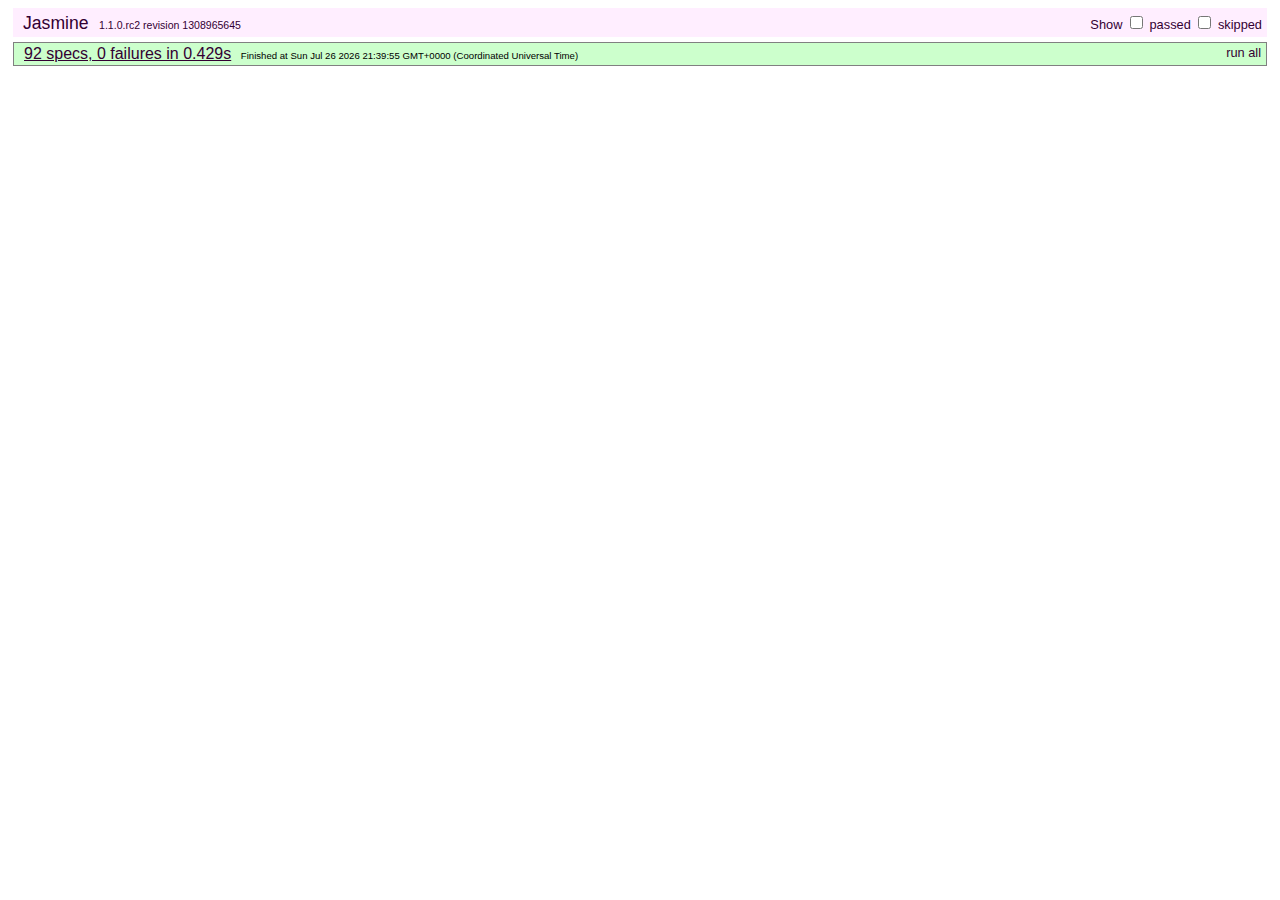
<file: slides/test/index.html>
<!DOCTYPE HTML PUBLIC "-//W3C//DTD HTML 4.01 Transitional//EN"
  "http://www.w3.org/TR/html4/loose.dtd">
<html>
<head>
	<title>deck.js - Jasmine Test Runner</title>
	<link rel="stylesheet" type="text/css" href="lib/jasmine.css">
	<script type="text/javascript" src="../modernizr.custom.js"></script>
	<script type="text/javascript" src="lib/jasmine.js"></script>
	<script type="text/javascript" src="lib/jasmine-html.js"></script>
	<script src="../jquery-1.7.min.js"></script>
	<script type="text/javascript" src="lib/jasmine-jquery.js"></script>

	<!-- include source files here... -->
	<script type="text/javascript" src="../core/deck.core.js"></script>
	<script type="text/javascript" src="../extensions/hash/deck.hash.js"></script>
	<script type="text/javascript" src="../extensions/menu/deck.menu.js"></script>
	<script type="text/javascript" src="../extensions/goto/deck.goto.js"></script>
	<script type="text/javascript" src="../extensions/status/deck.status.js"></script>
	<script type="text/javascript" src="../extensions/navigation/deck.navigation.js"></script>
	<script type="text/javascript" src="../extensions/scale/deck.scale.js"></script>

	<!-- include spec files here... -->
	<script type="text/javascript" src="settings.js"></script>
	<script type="text/javascript" src="spec.core.js"></script>
	<script type="text/javascript" src="spec.menu.js"></script>
	<script type="text/javascript" src="spec.goto.js"></script>
	<script type="text/javascript" src="spec.navigation.js"></script>
	<script type="text/javascript" src="spec.hash.js"></script>
	<script type="text/javascript" src="spec.status.js"></script>
	<script type="text/javascript" src="spec.scale.js"></script>
</head>

<body>
<script type="text/javascript">
	jasmine.getEnv().addReporter(new jasmine.TrivialReporter());
	jasmine.getEnv().execute();
</script>
</body>
</html>
</file>
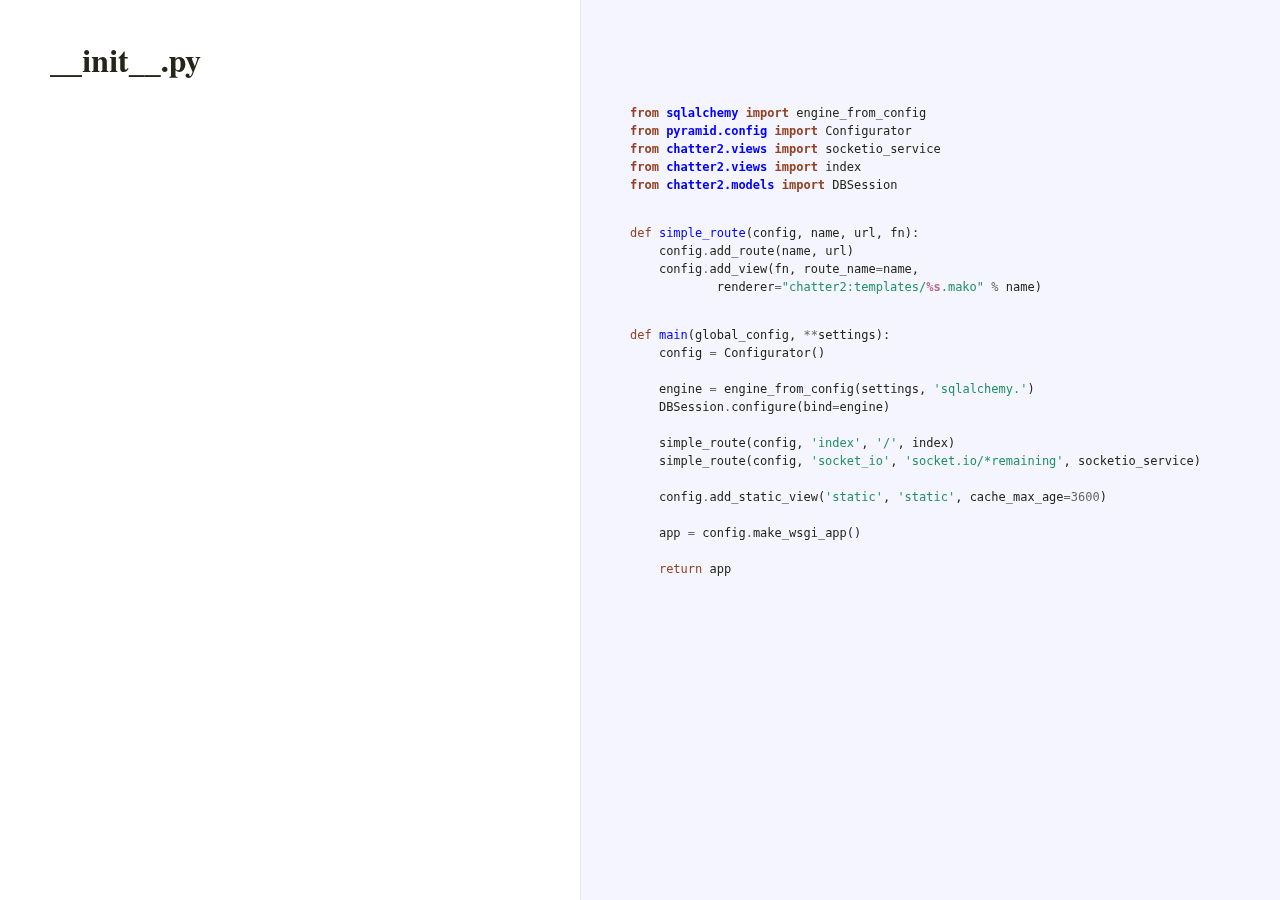
<file: chatter2/docs/__init__.html>
<!DOCTYPE html>
<html>
<head>
  <meta http-equiv="content-type" content="text/html;charset=utf-8">
  <title>__init__.py</title>
  <link rel="stylesheet" href="pycco.css">
</head>
<body>
<div id="background"></div>
<div id='container'>
  
  <div class='section'>
    <div class='docs'><h1>__init__.py</h1></div>
  </div>
  <div class='clearall'>
  <div class='section' id='section-0'>
    <div class='docs'>
      <div class='octowrap'>
        <a class='octothorpe' href='#section-0'>#</a>
      </div>
      
    </div>
    <div class='code'>
      <div class="highlight"><pre><span class="kn">from</span> <span class="nn">sqlalchemy</span> <span class="kn">import</span> <span class="n">engine_from_config</span>
<span class="kn">from</span> <span class="nn">pyramid.config</span> <span class="kn">import</span> <span class="n">Configurator</span>
<span class="kn">from</span> <span class="nn">chatter2.views</span> <span class="kn">import</span> <span class="n">socketio_service</span>
<span class="kn">from</span> <span class="nn">chatter2.views</span> <span class="kn">import</span> <span class="n">index</span>
<span class="kn">from</span> <span class="nn">chatter2.models</span> <span class="kn">import</span> <span class="n">DBSession</span></pre></div>
    </div>
  </div>
  <div class='clearall'></div><div class='section' id='section-1'>
    <div class='docs'>
      <div class='octowrap'>
        <a class='octothorpe' href='#section-1'>#</a>
      </div>
      
    </div>
    <div class='code'>
      <div class="highlight"><pre><span class="k">def</span> <span class="nf">simple_route</span><span class="p">(</span><span class="n">config</span><span class="p">,</span> <span class="n">name</span><span class="p">,</span> <span class="n">url</span><span class="p">,</span> <span class="n">fn</span><span class="p">):</span>
    <span class="n">config</span><span class="o">.</span><span class="n">add_route</span><span class="p">(</span><span class="n">name</span><span class="p">,</span> <span class="n">url</span><span class="p">)</span>
    <span class="n">config</span><span class="o">.</span><span class="n">add_view</span><span class="p">(</span><span class="n">fn</span><span class="p">,</span> <span class="n">route_name</span><span class="o">=</span><span class="n">name</span><span class="p">,</span>
            <span class="n">renderer</span><span class="o">=</span><span class="s">&quot;chatter2:templates/</span><span class="si">%s</span><span class="s">.mako&quot;</span> <span class="o">%</span> <span class="n">name</span><span class="p">)</span></pre></div>
    </div>
  </div>
  <div class='clearall'></div><div class='section' id='section-2'>
    <div class='docs'>
      <div class='octowrap'>
        <a class='octothorpe' href='#section-2'>#</a>
      </div>
      
    </div>
    <div class='code'>
      <div class="highlight"><pre><span class="k">def</span> <span class="nf">main</span><span class="p">(</span><span class="n">global_config</span><span class="p">,</span> <span class="o">**</span><span class="n">settings</span><span class="p">):</span>
    <span class="n">config</span> <span class="o">=</span> <span class="n">Configurator</span><span class="p">()</span>

    <span class="n">engine</span> <span class="o">=</span> <span class="n">engine_from_config</span><span class="p">(</span><span class="n">settings</span><span class="p">,</span> <span class="s">&#39;sqlalchemy.&#39;</span><span class="p">)</span>
    <span class="n">DBSession</span><span class="o">.</span><span class="n">configure</span><span class="p">(</span><span class="n">bind</span><span class="o">=</span><span class="n">engine</span><span class="p">)</span>

    <span class="n">simple_route</span><span class="p">(</span><span class="n">config</span><span class="p">,</span> <span class="s">&#39;index&#39;</span><span class="p">,</span> <span class="s">&#39;/&#39;</span><span class="p">,</span> <span class="n">index</span><span class="p">)</span>
    <span class="n">simple_route</span><span class="p">(</span><span class="n">config</span><span class="p">,</span> <span class="s">&#39;socket_io&#39;</span><span class="p">,</span> <span class="s">&#39;socket.io/*remaining&#39;</span><span class="p">,</span> <span class="n">socketio_service</span><span class="p">)</span>

    <span class="n">config</span><span class="o">.</span><span class="n">add_static_view</span><span class="p">(</span><span class="s">&#39;static&#39;</span><span class="p">,</span> <span class="s">&#39;static&#39;</span><span class="p">,</span> <span class="n">cache_max_age</span><span class="o">=</span><span class="mi">3600</span><span class="p">)</span>

    <span class="n">app</span> <span class="o">=</span> <span class="n">config</span><span class="o">.</span><span class="n">make_wsgi_app</span><span class="p">()</span>

    <span class="k">return</span> <span class="n">app</span>

</pre></div>
    </div>
  </div>
  <div class='clearall'></div>
</div>
</body>
</file>
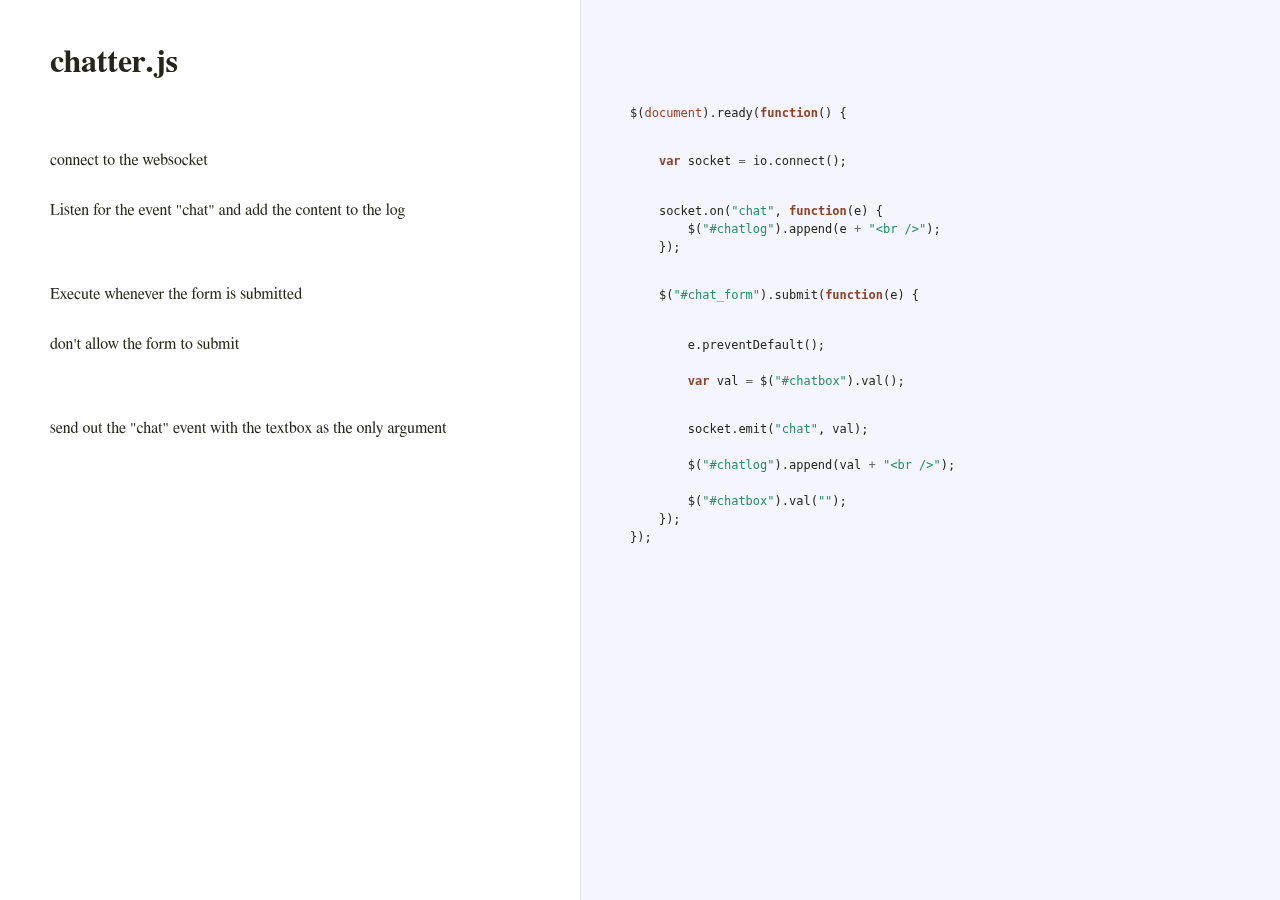
<file: chatter2/docs/chatter.html>
<!DOCTYPE html>
<html>
<head>
  <meta http-equiv="content-type" content="text/html;charset=utf-8">
  <title>chatter.js</title>
  <link rel="stylesheet" href="pycco.css">
</head>
<body>
<div id="background"></div>
<div id='container'>
  
  <div class='section'>
    <div class='docs'><h1>chatter.js</h1></div>
  </div>
  <div class='clearall'>
  <div class='section' id='section-0'>
    <div class='docs'>
      <div class='octowrap'>
        <a class='octothorpe' href='#section-0'>#</a>
      </div>
      
    </div>
    <div class='code'>
      <div class="highlight"><pre><span class="nx">$</span><span class="p">(</span><span class="nb">document</span><span class="p">).</span><span class="nx">ready</span><span class="p">(</span><span class="kd">function</span><span class="p">()</span> <span class="p">{</span></pre></div>
    </div>
  </div>
  <div class='clearall'></div><div class='section' id='section-1'>
    <div class='docs'>
      <div class='octowrap'>
        <a class='octothorpe' href='#section-1'>#</a>
      </div>
      <p>connect to the websocket</p>
    </div>
    <div class='code'>
      <div class="highlight"><pre>    <span class="kd">var</span> <span class="nx">socket</span> <span class="o">=</span> <span class="nx">io</span><span class="p">.</span><span class="nx">connect</span><span class="p">();</span></pre></div>
    </div>
  </div>
  <div class='clearall'></div><div class='section' id='section-2'>
    <div class='docs'>
      <div class='octowrap'>
        <a class='octothorpe' href='#section-2'>#</a>
      </div>
      <p>Listen for the event "chat" and add the content to the log</p>
    </div>
    <div class='code'>
      <div class="highlight"><pre>    <span class="nx">socket</span><span class="p">.</span><span class="nx">on</span><span class="p">(</span><span class="s2">&quot;chat&quot;</span><span class="p">,</span> <span class="kd">function</span><span class="p">(</span><span class="nx">e</span><span class="p">)</span> <span class="p">{</span>
        <span class="nx">$</span><span class="p">(</span><span class="s2">&quot;#chatlog&quot;</span><span class="p">).</span><span class="nx">append</span><span class="p">(</span><span class="nx">e</span> <span class="o">+</span> <span class="s2">&quot;&lt;br /&gt;&quot;</span><span class="p">);</span>
    <span class="p">});</span></pre></div>
    </div>
  </div>
  <div class='clearall'></div><div class='section' id='section-3'>
    <div class='docs'>
      <div class='octowrap'>
        <a class='octothorpe' href='#section-3'>#</a>
      </div>
      <p>Execute whenever the form is submitted</p>
    </div>
    <div class='code'>
      <div class="highlight"><pre>    <span class="nx">$</span><span class="p">(</span><span class="s2">&quot;#chat_form&quot;</span><span class="p">).</span><span class="nx">submit</span><span class="p">(</span><span class="kd">function</span><span class="p">(</span><span class="nx">e</span><span class="p">)</span> <span class="p">{</span></pre></div>
    </div>
  </div>
  <div class='clearall'></div><div class='section' id='section-4'>
    <div class='docs'>
      <div class='octowrap'>
        <a class='octothorpe' href='#section-4'>#</a>
      </div>
      <p>don't allow the form to submit</p>
    </div>
    <div class='code'>
      <div class="highlight"><pre>        <span class="nx">e</span><span class="p">.</span><span class="nx">preventDefault</span><span class="p">();</span>

        <span class="kd">var</span> <span class="nx">val</span> <span class="o">=</span> <span class="nx">$</span><span class="p">(</span><span class="s2">&quot;#chatbox&quot;</span><span class="p">).</span><span class="nx">val</span><span class="p">();</span></pre></div>
    </div>
  </div>
  <div class='clearall'></div><div class='section' id='section-5'>
    <div class='docs'>
      <div class='octowrap'>
        <a class='octothorpe' href='#section-5'>#</a>
      </div>
      <p>send out the "chat" event with the textbox as the only argument</p>
    </div>
    <div class='code'>
      <div class="highlight"><pre>        <span class="nx">socket</span><span class="p">.</span><span class="nx">emit</span><span class="p">(</span><span class="s2">&quot;chat&quot;</span><span class="p">,</span> <span class="nx">val</span><span class="p">);</span>

        <span class="nx">$</span><span class="p">(</span><span class="s2">&quot;#chatlog&quot;</span><span class="p">).</span><span class="nx">append</span><span class="p">(</span><span class="nx">val</span> <span class="o">+</span> <span class="s2">&quot;&lt;br /&gt;&quot;</span><span class="p">);</span>

        <span class="nx">$</span><span class="p">(</span><span class="s2">&quot;#chatbox&quot;</span><span class="p">).</span><span class="nx">val</span><span class="p">(</span><span class="s2">&quot;&quot;</span><span class="p">);</span>
    <span class="p">});</span>
<span class="p">});</span>

</pre></div>
    </div>
  </div>
  <div class='clearall'></div>
</div>
</body>
</file>
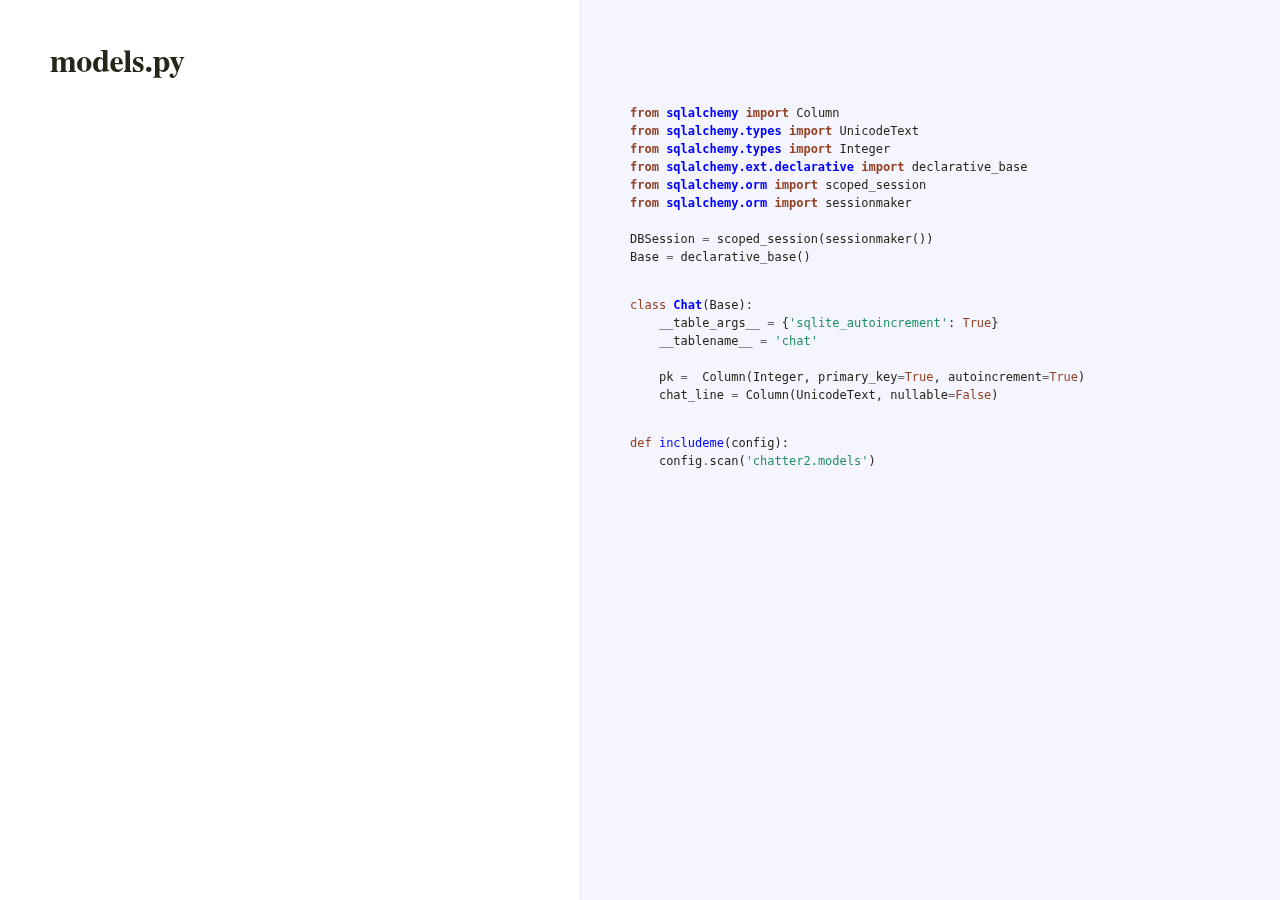
<file: chatter2/docs/models.html>
<!DOCTYPE html>
<html>
<head>
  <meta http-equiv="content-type" content="text/html;charset=utf-8">
  <title>models.py</title>
  <link rel="stylesheet" href="pycco.css">
</head>
<body>
<div id="background"></div>
<div id='container'>
  
  <div class='section'>
    <div class='docs'><h1>models.py</h1></div>
  </div>
  <div class='clearall'>
  <div class='section' id='section-0'>
    <div class='docs'>
      <div class='octowrap'>
        <a class='octothorpe' href='#section-0'>#</a>
      </div>
      
    </div>
    <div class='code'>
      <div class="highlight"><pre><span class="kn">from</span> <span class="nn">sqlalchemy</span> <span class="kn">import</span> <span class="n">Column</span>
<span class="kn">from</span> <span class="nn">sqlalchemy.types</span> <span class="kn">import</span> <span class="n">UnicodeText</span>
<span class="kn">from</span> <span class="nn">sqlalchemy.types</span> <span class="kn">import</span> <span class="n">Integer</span>
<span class="kn">from</span> <span class="nn">sqlalchemy.ext.declarative</span> <span class="kn">import</span> <span class="n">declarative_base</span>
<span class="kn">from</span> <span class="nn">sqlalchemy.orm</span> <span class="kn">import</span> <span class="n">scoped_session</span>
<span class="kn">from</span> <span class="nn">sqlalchemy.orm</span> <span class="kn">import</span> <span class="n">sessionmaker</span>

<span class="n">DBSession</span> <span class="o">=</span> <span class="n">scoped_session</span><span class="p">(</span><span class="n">sessionmaker</span><span class="p">())</span>
<span class="n">Base</span> <span class="o">=</span> <span class="n">declarative_base</span><span class="p">()</span></pre></div>
    </div>
  </div>
  <div class='clearall'></div><div class='section' id='section-1'>
    <div class='docs'>
      <div class='octowrap'>
        <a class='octothorpe' href='#section-1'>#</a>
      </div>
      
    </div>
    <div class='code'>
      <div class="highlight"><pre><span class="k">class</span> <span class="nc">Chat</span><span class="p">(</span><span class="n">Base</span><span class="p">):</span>
    <span class="n">__table_args__</span> <span class="o">=</span> <span class="p">{</span><span class="s">&#39;sqlite_autoincrement&#39;</span><span class="p">:</span> <span class="bp">True</span><span class="p">}</span>
    <span class="n">__tablename__</span> <span class="o">=</span> <span class="s">&#39;chat&#39;</span>

    <span class="n">pk</span> <span class="o">=</span>  <span class="n">Column</span><span class="p">(</span><span class="n">Integer</span><span class="p">,</span> <span class="n">primary_key</span><span class="o">=</span><span class="bp">True</span><span class="p">,</span> <span class="n">autoincrement</span><span class="o">=</span><span class="bp">True</span><span class="p">)</span>
    <span class="n">chat_line</span> <span class="o">=</span> <span class="n">Column</span><span class="p">(</span><span class="n">UnicodeText</span><span class="p">,</span> <span class="n">nullable</span><span class="o">=</span><span class="bp">False</span><span class="p">)</span></pre></div>
    </div>
  </div>
  <div class='clearall'></div><div class='section' id='section-2'>
    <div class='docs'>
      <div class='octowrap'>
        <a class='octothorpe' href='#section-2'>#</a>
      </div>
      
    </div>
    <div class='code'>
      <div class="highlight"><pre><span class="k">def</span> <span class="nf">includeme</span><span class="p">(</span><span class="n">config</span><span class="p">):</span>
    <span class="n">config</span><span class="o">.</span><span class="n">scan</span><span class="p">(</span><span class="s">&#39;chatter2.models&#39;</span><span class="p">)</span>

</pre></div>
    </div>
  </div>
  <div class='clearall'></div>
</div>
</body>
</file>
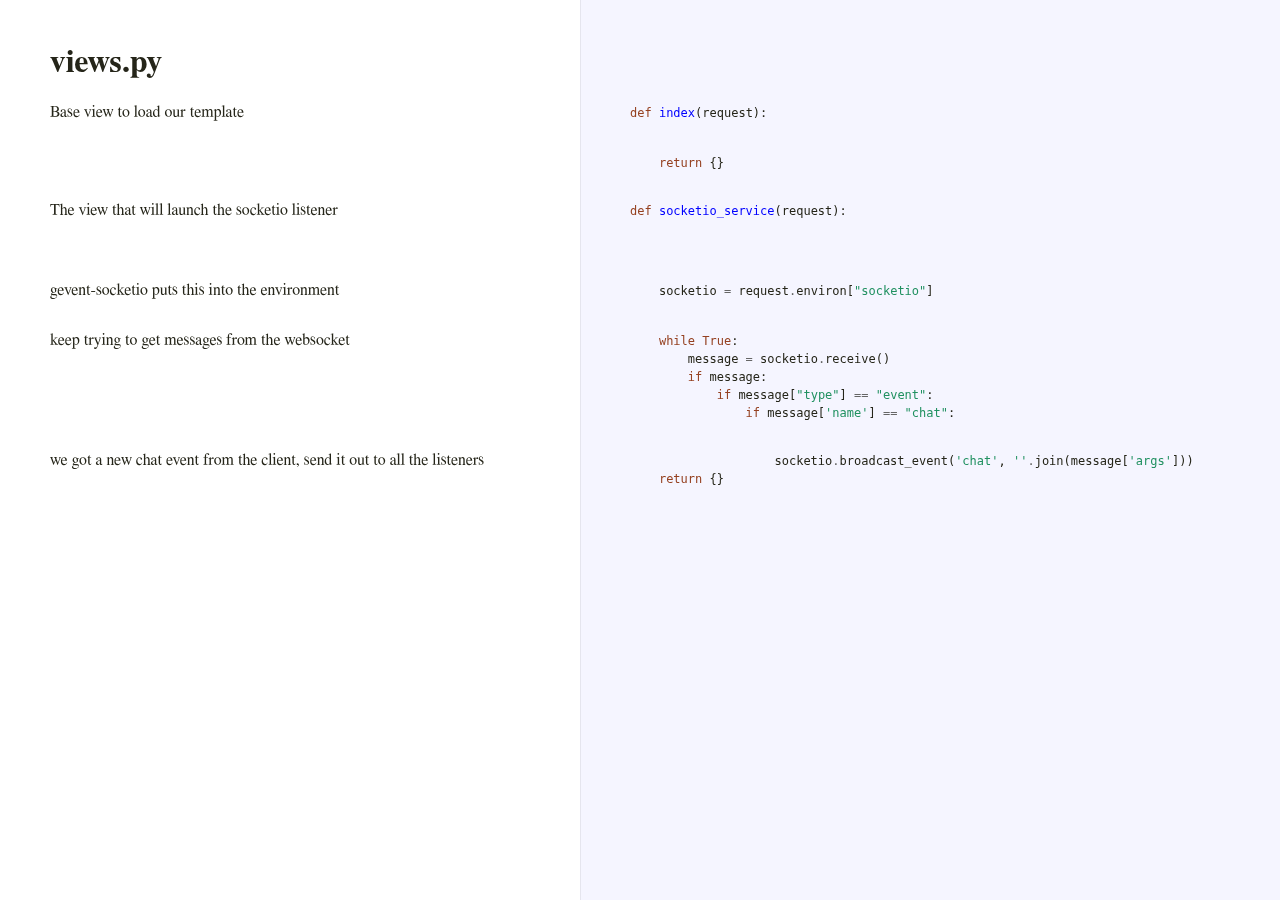
<file: chatter2/docs/views.html>
<!DOCTYPE html>
<html>
<head>
  <meta http-equiv="content-type" content="text/html;charset=utf-8">
  <title>views.py</title>
  <link rel="stylesheet" href="pycco.css">
</head>
<body>
<div id="background"></div>
<div id='container'>
  
  <div class='section'>
    <div class='docs'><h1>views.py</h1></div>
  </div>
  <div class='clearall'>
  <div class='section' id='section-0'>
    <div class='docs'>
      <div class='octowrap'>
        <a class='octothorpe' href='#section-0'>#</a>
      </div>
      <p>Base view to load our template</p>
    </div>
    <div class='code'>
      <div class="highlight"><pre><span class="k">def</span> <span class="nf">index</span><span class="p">(</span><span class="n">request</span><span class="p">):</span></pre></div>
    </div>
  </div>
  <div class='clearall'></div><div class='section' id='section-1'>
    <div class='docs'>
      <div class='octowrap'>
        <a class='octothorpe' href='#section-1'>#</a>
      </div>
      
    </div>
    <div class='code'>
      <div class="highlight"><pre>    <span class="k">return</span> <span class="p">{}</span></pre></div>
    </div>
  </div>
  <div class='clearall'></div><div class='section' id='section-2'>
    <div class='docs'>
      <div class='octowrap'>
        <a class='octothorpe' href='#section-2'>#</a>
      </div>
      <p>The view that will launch the socketio listener</p>
    </div>
    <div class='code'>
      <div class="highlight"><pre><span class="k">def</span> <span class="nf">socketio_service</span><span class="p">(</span><span class="n">request</span><span class="p">):</span></pre></div>
    </div>
  </div>
  <div class='clearall'></div><div class='section' id='section-3'>
    <div class='docs'>
      <div class='octowrap'>
        <a class='octothorpe' href='#section-3'>#</a>
      </div>
      
    </div>
    <div class='code'>
      <div class="highlight"><pre></pre></div>
    </div>
  </div>
  <div class='clearall'></div><div class='section' id='section-4'>
    <div class='docs'>
      <div class='octowrap'>
        <a class='octothorpe' href='#section-4'>#</a>
      </div>
      <p>gevent-socketio puts this into the environment</p>
    </div>
    <div class='code'>
      <div class="highlight"><pre>    <span class="n">socketio</span> <span class="o">=</span> <span class="n">request</span><span class="o">.</span><span class="n">environ</span><span class="p">[</span><span class="s">&quot;socketio&quot;</span><span class="p">]</span></pre></div>
    </div>
  </div>
  <div class='clearall'></div><div class='section' id='section-5'>
    <div class='docs'>
      <div class='octowrap'>
        <a class='octothorpe' href='#section-5'>#</a>
      </div>
      <p>keep trying to get messages from the websocket</p>
    </div>
    <div class='code'>
      <div class="highlight"><pre>    <span class="k">while</span> <span class="bp">True</span><span class="p">:</span>
        <span class="n">message</span> <span class="o">=</span> <span class="n">socketio</span><span class="o">.</span><span class="n">receive</span><span class="p">()</span>
        <span class="k">if</span> <span class="n">message</span><span class="p">:</span>
            <span class="k">if</span> <span class="n">message</span><span class="p">[</span><span class="s">&quot;type&quot;</span><span class="p">]</span> <span class="o">==</span> <span class="s">&quot;event&quot;</span><span class="p">:</span>
                <span class="k">if</span> <span class="n">message</span><span class="p">[</span><span class="s">&#39;name&#39;</span><span class="p">]</span> <span class="o">==</span> <span class="s">&quot;chat&quot;</span><span class="p">:</span></pre></div>
    </div>
  </div>
  <div class='clearall'></div><div class='section' id='section-6'>
    <div class='docs'>
      <div class='octowrap'>
        <a class='octothorpe' href='#section-6'>#</a>
      </div>
      <p>we got a new chat event from the client, send it out to
all the listeners</p>
    </div>
    <div class='code'>
      <div class="highlight"><pre>                    <span class="n">socketio</span><span class="o">.</span><span class="n">broadcast_event</span><span class="p">(</span><span class="s">&#39;chat&#39;</span><span class="p">,</span> <span class="s">&#39;&#39;</span><span class="o">.</span><span class="n">join</span><span class="p">(</span><span class="n">message</span><span class="p">[</span><span class="s">&#39;args&#39;</span><span class="p">]))</span>
    <span class="k">return</span> <span class="p">{}</span>

</pre></div>
    </div>
  </div>
  <div class='clearall'></div>
</div>
</body>
</file>
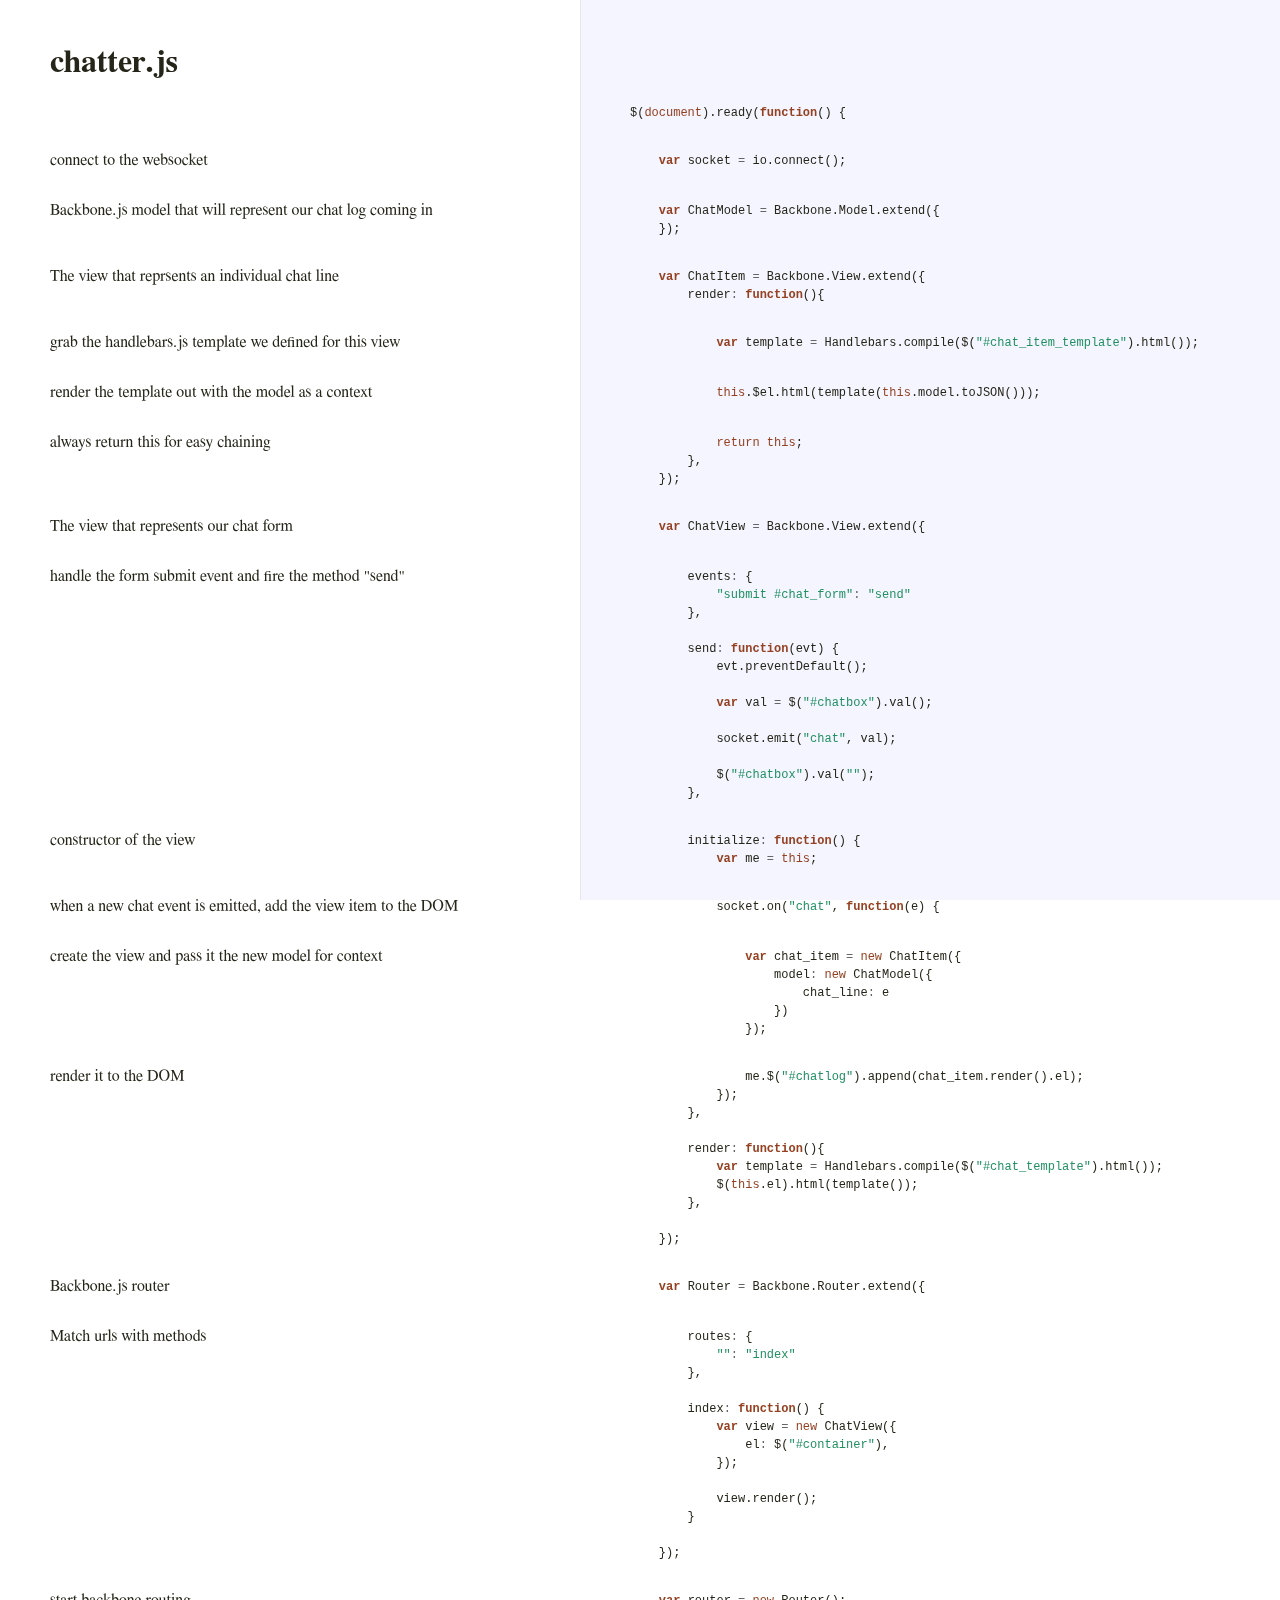
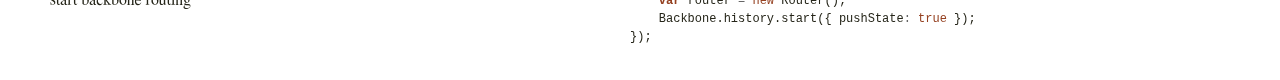
<file: chatter3/docs/chatter.html>
<!DOCTYPE html>
<html>
<head>
  <meta http-equiv="content-type" content="text/html;charset=utf-8">
  <title>chatter.js</title>
  <link rel="stylesheet" href="pycco.css">
</head>
<body>
<div id="background"></div>
<div id='container'>
  
  <div class='section'>
    <div class='docs'><h1>chatter.js</h1></div>
  </div>
  <div class='clearall'>
  <div class='section' id='section-0'>
    <div class='docs'>
      <div class='octowrap'>
        <a class='octothorpe' href='#section-0'>#</a>
      </div>
      
    </div>
    <div class='code'>
      <div class="highlight"><pre><span class="nx">$</span><span class="p">(</span><span class="nb">document</span><span class="p">).</span><span class="nx">ready</span><span class="p">(</span><span class="kd">function</span><span class="p">()</span> <span class="p">{</span></pre></div>
    </div>
  </div>
  <div class='clearall'></div><div class='section' id='section-1'>
    <div class='docs'>
      <div class='octowrap'>
        <a class='octothorpe' href='#section-1'>#</a>
      </div>
      <p>connect to the websocket</p>
    </div>
    <div class='code'>
      <div class="highlight"><pre>    <span class="kd">var</span> <span class="nx">socket</span> <span class="o">=</span> <span class="nx">io</span><span class="p">.</span><span class="nx">connect</span><span class="p">();</span></pre></div>
    </div>
  </div>
  <div class='clearall'></div><div class='section' id='section-2'>
    <div class='docs'>
      <div class='octowrap'>
        <a class='octothorpe' href='#section-2'>#</a>
      </div>
      <p>Backbone.js model that will represent our chat log coming in</p>
    </div>
    <div class='code'>
      <div class="highlight"><pre>    <span class="kd">var</span> <span class="nx">ChatModel</span> <span class="o">=</span> <span class="nx">Backbone</span><span class="p">.</span><span class="nx">Model</span><span class="p">.</span><span class="nx">extend</span><span class="p">({</span>
    <span class="p">});</span></pre></div>
    </div>
  </div>
  <div class='clearall'></div><div class='section' id='section-3'>
    <div class='docs'>
      <div class='octowrap'>
        <a class='octothorpe' href='#section-3'>#</a>
      </div>
      <p>The view that reprsents an individual chat line</p>
    </div>
    <div class='code'>
      <div class="highlight"><pre>    <span class="kd">var</span> <span class="nx">ChatItem</span> <span class="o">=</span> <span class="nx">Backbone</span><span class="p">.</span><span class="nx">View</span><span class="p">.</span><span class="nx">extend</span><span class="p">({</span>
        <span class="nx">render</span><span class="o">:</span> <span class="kd">function</span><span class="p">(){</span></pre></div>
    </div>
  </div>
  <div class='clearall'></div><div class='section' id='section-4'>
    <div class='docs'>
      <div class='octowrap'>
        <a class='octothorpe' href='#section-4'>#</a>
      </div>
      <p>grab the handlebars.js template we defined for this view</p>
    </div>
    <div class='code'>
      <div class="highlight"><pre>            <span class="kd">var</span> <span class="nx">template</span> <span class="o">=</span> <span class="nx">Handlebars</span><span class="p">.</span><span class="nx">compile</span><span class="p">(</span><span class="nx">$</span><span class="p">(</span><span class="s2">&quot;#chat_item_template&quot;</span><span class="p">).</span><span class="nx">html</span><span class="p">());</span></pre></div>
    </div>
  </div>
  <div class='clearall'></div><div class='section' id='section-5'>
    <div class='docs'>
      <div class='octowrap'>
        <a class='octothorpe' href='#section-5'>#</a>
      </div>
      <p>render the template out with the model as a context</p>
    </div>
    <div class='code'>
      <div class="highlight"><pre>            <span class="k">this</span><span class="p">.</span><span class="nx">$el</span><span class="p">.</span><span class="nx">html</span><span class="p">(</span><span class="nx">template</span><span class="p">(</span><span class="k">this</span><span class="p">.</span><span class="nx">model</span><span class="p">.</span><span class="nx">toJSON</span><span class="p">()));</span></pre></div>
    </div>
  </div>
  <div class='clearall'></div><div class='section' id='section-6'>
    <div class='docs'>
      <div class='octowrap'>
        <a class='octothorpe' href='#section-6'>#</a>
      </div>
      <p>always return this for easy chaining</p>
    </div>
    <div class='code'>
      <div class="highlight"><pre>            <span class="k">return</span> <span class="k">this</span><span class="p">;</span>
        <span class="p">},</span>
    <span class="p">});</span></pre></div>
    </div>
  </div>
  <div class='clearall'></div><div class='section' id='section-7'>
    <div class='docs'>
      <div class='octowrap'>
        <a class='octothorpe' href='#section-7'>#</a>
      </div>
      <p>The view that represents our chat form</p>
    </div>
    <div class='code'>
      <div class="highlight"><pre>    <span class="kd">var</span> <span class="nx">ChatView</span> <span class="o">=</span> <span class="nx">Backbone</span><span class="p">.</span><span class="nx">View</span><span class="p">.</span><span class="nx">extend</span><span class="p">({</span></pre></div>
    </div>
  </div>
  <div class='clearall'></div><div class='section' id='section-8'>
    <div class='docs'>
      <div class='octowrap'>
        <a class='octothorpe' href='#section-8'>#</a>
      </div>
      <p>handle the form submit event and fire the method "send"</p>
    </div>
    <div class='code'>
      <div class="highlight"><pre>        <span class="nx">events</span><span class="o">:</span> <span class="p">{</span>
            <span class="s2">&quot;submit #chat_form&quot;</span><span class="o">:</span> <span class="s2">&quot;send&quot;</span>
        <span class="p">},</span>

        <span class="nx">send</span><span class="o">:</span> <span class="kd">function</span><span class="p">(</span><span class="nx">evt</span><span class="p">)</span> <span class="p">{</span>
            <span class="nx">evt</span><span class="p">.</span><span class="nx">preventDefault</span><span class="p">();</span>

            <span class="kd">var</span> <span class="nx">val</span> <span class="o">=</span> <span class="nx">$</span><span class="p">(</span><span class="s2">&quot;#chatbox&quot;</span><span class="p">).</span><span class="nx">val</span><span class="p">();</span>

            <span class="nx">socket</span><span class="p">.</span><span class="nx">emit</span><span class="p">(</span><span class="s2">&quot;chat&quot;</span><span class="p">,</span> <span class="nx">val</span><span class="p">);</span>

            <span class="nx">$</span><span class="p">(</span><span class="s2">&quot;#chatbox&quot;</span><span class="p">).</span><span class="nx">val</span><span class="p">(</span><span class="s2">&quot;&quot;</span><span class="p">);</span>
        <span class="p">},</span></pre></div>
    </div>
  </div>
  <div class='clearall'></div><div class='section' id='section-9'>
    <div class='docs'>
      <div class='octowrap'>
        <a class='octothorpe' href='#section-9'>#</a>
      </div>
      <p>constructor of the view</p>
    </div>
    <div class='code'>
      <div class="highlight"><pre>        <span class="nx">initialize</span><span class="o">:</span> <span class="kd">function</span><span class="p">()</span> <span class="p">{</span>
            <span class="kd">var</span> <span class="nx">me</span> <span class="o">=</span> <span class="k">this</span><span class="p">;</span></pre></div>
    </div>
  </div>
  <div class='clearall'></div><div class='section' id='section-10'>
    <div class='docs'>
      <div class='octowrap'>
        <a class='octothorpe' href='#section-10'>#</a>
      </div>
      <p>when a new chat event is emitted, add the view item to the DOM</p>
    </div>
    <div class='code'>
      <div class="highlight"><pre>            <span class="nx">socket</span><span class="p">.</span><span class="nx">on</span><span class="p">(</span><span class="s2">&quot;chat&quot;</span><span class="p">,</span> <span class="kd">function</span><span class="p">(</span><span class="nx">e</span><span class="p">)</span> <span class="p">{</span></pre></div>
    </div>
  </div>
  <div class='clearall'></div><div class='section' id='section-11'>
    <div class='docs'>
      <div class='octowrap'>
        <a class='octothorpe' href='#section-11'>#</a>
      </div>
      <p>create the view and pass it the new model for context</p>
    </div>
    <div class='code'>
      <div class="highlight"><pre>                <span class="kd">var</span> <span class="nx">chat_item</span> <span class="o">=</span> <span class="k">new</span> <span class="nx">ChatItem</span><span class="p">({</span>
                    <span class="nx">model</span><span class="o">:</span> <span class="k">new</span> <span class="nx">ChatModel</span><span class="p">({</span>
                        <span class="nx">chat_line</span><span class="o">:</span> <span class="nx">e</span>
                    <span class="p">})</span>
                <span class="p">});</span></pre></div>
    </div>
  </div>
  <div class='clearall'></div><div class='section' id='section-12'>
    <div class='docs'>
      <div class='octowrap'>
        <a class='octothorpe' href='#section-12'>#</a>
      </div>
      <p>render it to the DOM</p>
    </div>
    <div class='code'>
      <div class="highlight"><pre>                <span class="nx">me</span><span class="p">.</span><span class="nx">$</span><span class="p">(</span><span class="s2">&quot;#chatlog&quot;</span><span class="p">).</span><span class="nx">append</span><span class="p">(</span><span class="nx">chat_item</span><span class="p">.</span><span class="nx">render</span><span class="p">().</span><span class="nx">el</span><span class="p">);</span>
            <span class="p">});</span>
        <span class="p">},</span>

        <span class="nx">render</span><span class="o">:</span> <span class="kd">function</span><span class="p">(){</span>
            <span class="kd">var</span> <span class="nx">template</span> <span class="o">=</span> <span class="nx">Handlebars</span><span class="p">.</span><span class="nx">compile</span><span class="p">(</span><span class="nx">$</span><span class="p">(</span><span class="s2">&quot;#chat_template&quot;</span><span class="p">).</span><span class="nx">html</span><span class="p">());</span>
            <span class="nx">$</span><span class="p">(</span><span class="k">this</span><span class="p">.</span><span class="nx">el</span><span class="p">).</span><span class="nx">html</span><span class="p">(</span><span class="nx">template</span><span class="p">());</span>
        <span class="p">},</span>

    <span class="p">});</span></pre></div>
    </div>
  </div>
  <div class='clearall'></div><div class='section' id='section-13'>
    <div class='docs'>
      <div class='octowrap'>
        <a class='octothorpe' href='#section-13'>#</a>
      </div>
      <p>Backbone.js router</p>
    </div>
    <div class='code'>
      <div class="highlight"><pre>    <span class="kd">var</span> <span class="nx">Router</span> <span class="o">=</span> <span class="nx">Backbone</span><span class="p">.</span><span class="nx">Router</span><span class="p">.</span><span class="nx">extend</span><span class="p">({</span></pre></div>
    </div>
  </div>
  <div class='clearall'></div><div class='section' id='section-14'>
    <div class='docs'>
      <div class='octowrap'>
        <a class='octothorpe' href='#section-14'>#</a>
      </div>
      <p>Match urls with methods</p>
    </div>
    <div class='code'>
      <div class="highlight"><pre>        <span class="nx">routes</span><span class="o">:</span> <span class="p">{</span>
            <span class="s2">&quot;&quot;</span><span class="o">:</span> <span class="s2">&quot;index&quot;</span>
        <span class="p">},</span>

        <span class="nx">index</span><span class="o">:</span> <span class="kd">function</span><span class="p">()</span> <span class="p">{</span>
            <span class="kd">var</span> <span class="nx">view</span> <span class="o">=</span> <span class="k">new</span> <span class="nx">ChatView</span><span class="p">({</span>
                <span class="nx">el</span><span class="o">:</span> <span class="nx">$</span><span class="p">(</span><span class="s2">&quot;#container&quot;</span><span class="p">),</span>
            <span class="p">});</span>

            <span class="nx">view</span><span class="p">.</span><span class="nx">render</span><span class="p">();</span>
        <span class="p">}</span>

    <span class="p">});</span></pre></div>
    </div>
  </div>
  <div class='clearall'></div><div class='section' id='section-15'>
    <div class='docs'>
      <div class='octowrap'>
        <a class='octothorpe' href='#section-15'>#</a>
      </div>
      <p>start backbone routing</p>
    </div>
    <div class='code'>
      <div class="highlight"><pre>    <span class="kd">var</span> <span class="nx">router</span> <span class="o">=</span> <span class="k">new</span> <span class="nx">Router</span><span class="p">();</span>
    <span class="nx">Backbone</span><span class="p">.</span><span class="nx">history</span><span class="p">.</span><span class="nx">start</span><span class="p">({</span> <span class="nx">pushState</span><span class="o">:</span> <span class="kc">true</span> <span class="p">});</span>
<span class="p">});</span>

</pre></div>
    </div>
  </div>
  <div class='clearall'></div>
</div>
</body>
</file>
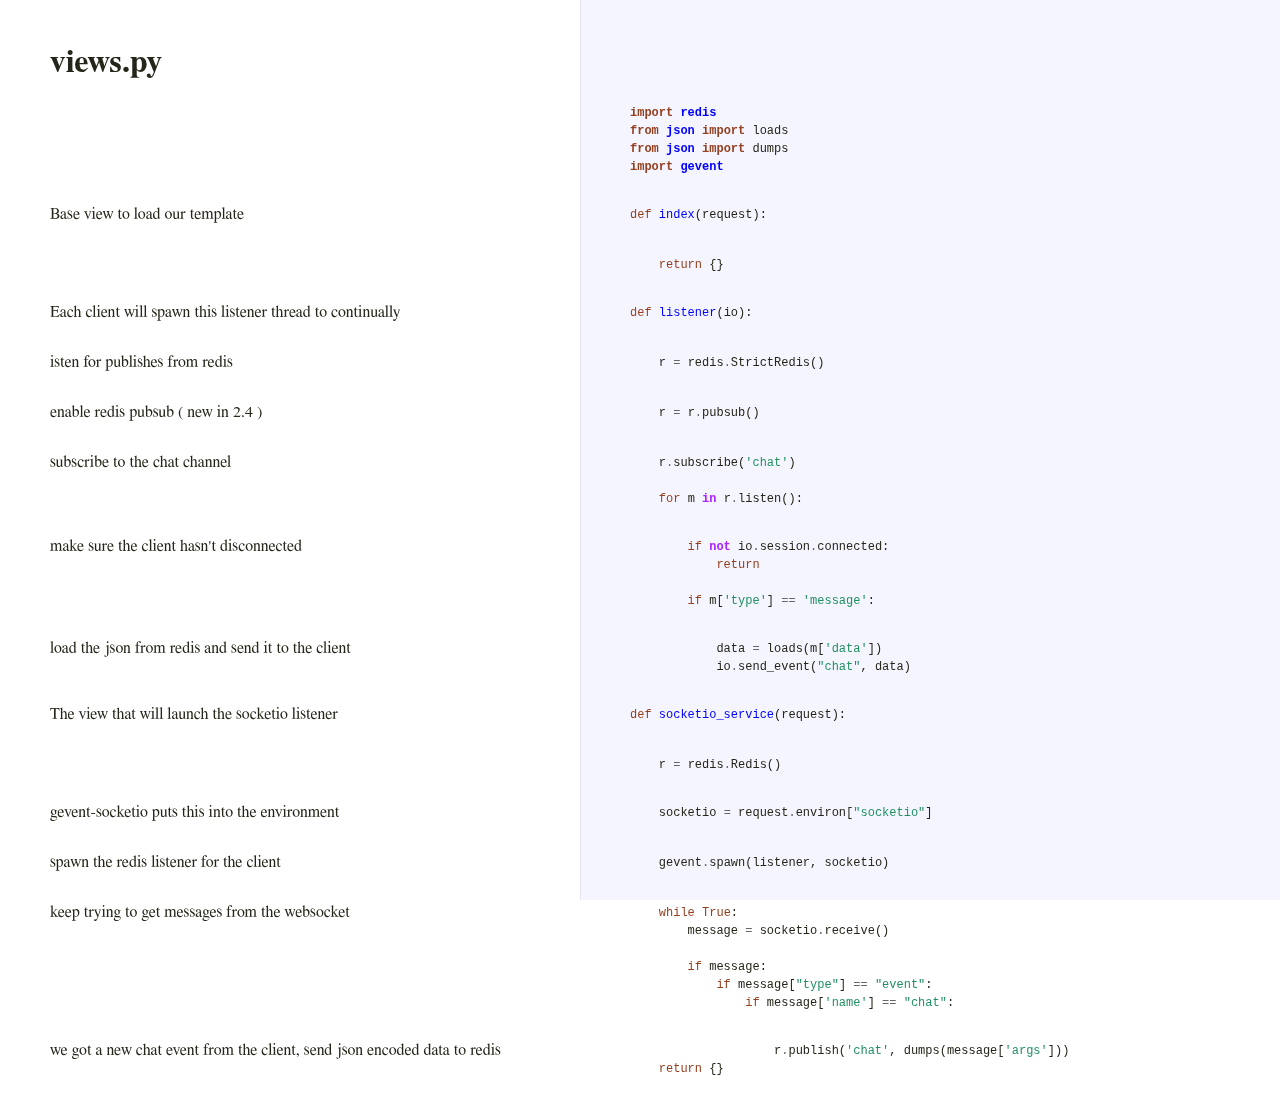
<file: chatter3/docs/views.html>
<!DOCTYPE html>
<html>
<head>
  <meta http-equiv="content-type" content="text/html;charset=utf-8">
  <title>views.py</title>
  <link rel="stylesheet" href="pycco.css">
</head>
<body>
<div id="background"></div>
<div id='container'>
  
  <div class='section'>
    <div class='docs'><h1>views.py</h1></div>
  </div>
  <div class='clearall'>
  <div class='section' id='section-0'>
    <div class='docs'>
      <div class='octowrap'>
        <a class='octothorpe' href='#section-0'>#</a>
      </div>
      
    </div>
    <div class='code'>
      <div class="highlight"><pre><span class="kn">import</span> <span class="nn">redis</span>
<span class="kn">from</span> <span class="nn">json</span> <span class="kn">import</span> <span class="n">loads</span>
<span class="kn">from</span> <span class="nn">json</span> <span class="kn">import</span> <span class="n">dumps</span>
<span class="kn">import</span> <span class="nn">gevent</span></pre></div>
    </div>
  </div>
  <div class='clearall'></div><div class='section' id='section-1'>
    <div class='docs'>
      <div class='octowrap'>
        <a class='octothorpe' href='#section-1'>#</a>
      </div>
      <p>Base view to load our template</p>
    </div>
    <div class='code'>
      <div class="highlight"><pre><span class="k">def</span> <span class="nf">index</span><span class="p">(</span><span class="n">request</span><span class="p">):</span></pre></div>
    </div>
  </div>
  <div class='clearall'></div><div class='section' id='section-2'>
    <div class='docs'>
      <div class='octowrap'>
        <a class='octothorpe' href='#section-2'>#</a>
      </div>
      
    </div>
    <div class='code'>
      <div class="highlight"><pre>    <span class="k">return</span> <span class="p">{}</span></pre></div>
    </div>
  </div>
  <div class='clearall'></div><div class='section' id='section-3'>
    <div class='docs'>
      <div class='octowrap'>
        <a class='octothorpe' href='#section-3'>#</a>
      </div>
      <p>Each client will spawn this listener thread to continually</p>
    </div>
    <div class='code'>
      <div class="highlight"><pre><span class="k">def</span> <span class="nf">listener</span><span class="p">(</span><span class="n">io</span><span class="p">):</span></pre></div>
    </div>
  </div>
  <div class='clearall'></div><div class='section' id='section-4'>
    <div class='docs'>
      <div class='octowrap'>
        <a class='octothorpe' href='#section-4'>#</a>
      </div>
      <p>isten for publishes from redis</p>
    </div>
    <div class='code'>
      <div class="highlight"><pre>    <span class="n">r</span> <span class="o">=</span> <span class="n">redis</span><span class="o">.</span><span class="n">StrictRedis</span><span class="p">()</span></pre></div>
    </div>
  </div>
  <div class='clearall'></div><div class='section' id='section-5'>
    <div class='docs'>
      <div class='octowrap'>
        <a class='octothorpe' href='#section-5'>#</a>
      </div>
      <p>enable redis pubsub ( new in 2.4 )</p>
    </div>
    <div class='code'>
      <div class="highlight"><pre>    <span class="n">r</span> <span class="o">=</span> <span class="n">r</span><span class="o">.</span><span class="n">pubsub</span><span class="p">()</span></pre></div>
    </div>
  </div>
  <div class='clearall'></div><div class='section' id='section-6'>
    <div class='docs'>
      <div class='octowrap'>
        <a class='octothorpe' href='#section-6'>#</a>
      </div>
      <p>subscribe to the chat channel</p>
    </div>
    <div class='code'>
      <div class="highlight"><pre>    <span class="n">r</span><span class="o">.</span><span class="n">subscribe</span><span class="p">(</span><span class="s">&#39;chat&#39;</span><span class="p">)</span>

    <span class="k">for</span> <span class="n">m</span> <span class="ow">in</span> <span class="n">r</span><span class="o">.</span><span class="n">listen</span><span class="p">():</span></pre></div>
    </div>
  </div>
  <div class='clearall'></div><div class='section' id='section-7'>
    <div class='docs'>
      <div class='octowrap'>
        <a class='octothorpe' href='#section-7'>#</a>
      </div>
      <p>make sure the client hasn't disconnected</p>
    </div>
    <div class='code'>
      <div class="highlight"><pre>        <span class="k">if</span> <span class="ow">not</span> <span class="n">io</span><span class="o">.</span><span class="n">session</span><span class="o">.</span><span class="n">connected</span><span class="p">:</span>
            <span class="k">return</span>

        <span class="k">if</span> <span class="n">m</span><span class="p">[</span><span class="s">&#39;type&#39;</span><span class="p">]</span> <span class="o">==</span> <span class="s">&#39;message&#39;</span><span class="p">:</span></pre></div>
    </div>
  </div>
  <div class='clearall'></div><div class='section' id='section-8'>
    <div class='docs'>
      <div class='octowrap'>
        <a class='octothorpe' href='#section-8'>#</a>
      </div>
      <p>load the json from redis and send it to the client</p>
    </div>
    <div class='code'>
      <div class="highlight"><pre>            <span class="n">data</span> <span class="o">=</span> <span class="n">loads</span><span class="p">(</span><span class="n">m</span><span class="p">[</span><span class="s">&#39;data&#39;</span><span class="p">])</span>
            <span class="n">io</span><span class="o">.</span><span class="n">send_event</span><span class="p">(</span><span class="s">&quot;chat&quot;</span><span class="p">,</span> <span class="n">data</span><span class="p">)</span></pre></div>
    </div>
  </div>
  <div class='clearall'></div><div class='section' id='section-9'>
    <div class='docs'>
      <div class='octowrap'>
        <a class='octothorpe' href='#section-9'>#</a>
      </div>
      <p>The view that will launch the socketio listener</p>
    </div>
    <div class='code'>
      <div class="highlight"><pre><span class="k">def</span> <span class="nf">socketio_service</span><span class="p">(</span><span class="n">request</span><span class="p">):</span></pre></div>
    </div>
  </div>
  <div class='clearall'></div><div class='section' id='section-10'>
    <div class='docs'>
      <div class='octowrap'>
        <a class='octothorpe' href='#section-10'>#</a>
      </div>
      
    </div>
    <div class='code'>
      <div class="highlight"><pre>    <span class="n">r</span> <span class="o">=</span> <span class="n">redis</span><span class="o">.</span><span class="n">Redis</span><span class="p">()</span></pre></div>
    </div>
  </div>
  <div class='clearall'></div><div class='section' id='section-11'>
    <div class='docs'>
      <div class='octowrap'>
        <a class='octothorpe' href='#section-11'>#</a>
      </div>
      <p>gevent-socketio puts this into the environment</p>
    </div>
    <div class='code'>
      <div class="highlight"><pre>    <span class="n">socketio</span> <span class="o">=</span> <span class="n">request</span><span class="o">.</span><span class="n">environ</span><span class="p">[</span><span class="s">&quot;socketio&quot;</span><span class="p">]</span></pre></div>
    </div>
  </div>
  <div class='clearall'></div><div class='section' id='section-12'>
    <div class='docs'>
      <div class='octowrap'>
        <a class='octothorpe' href='#section-12'>#</a>
      </div>
      <p>spawn the redis listener for the client</p>
    </div>
    <div class='code'>
      <div class="highlight"><pre>    <span class="n">gevent</span><span class="o">.</span><span class="n">spawn</span><span class="p">(</span><span class="n">listener</span><span class="p">,</span> <span class="n">socketio</span><span class="p">)</span></pre></div>
    </div>
  </div>
  <div class='clearall'></div><div class='section' id='section-13'>
    <div class='docs'>
      <div class='octowrap'>
        <a class='octothorpe' href='#section-13'>#</a>
      </div>
      <p>keep trying to get messages from the websocket</p>
    </div>
    <div class='code'>
      <div class="highlight"><pre>    <span class="k">while</span> <span class="bp">True</span><span class="p">:</span>
        <span class="n">message</span> <span class="o">=</span> <span class="n">socketio</span><span class="o">.</span><span class="n">receive</span><span class="p">()</span>

        <span class="k">if</span> <span class="n">message</span><span class="p">:</span>
            <span class="k">if</span> <span class="n">message</span><span class="p">[</span><span class="s">&quot;type&quot;</span><span class="p">]</span> <span class="o">==</span> <span class="s">&quot;event&quot;</span><span class="p">:</span>
                <span class="k">if</span> <span class="n">message</span><span class="p">[</span><span class="s">&#39;name&#39;</span><span class="p">]</span> <span class="o">==</span> <span class="s">&quot;chat&quot;</span><span class="p">:</span></pre></div>
    </div>
  </div>
  <div class='clearall'></div><div class='section' id='section-14'>
    <div class='docs'>
      <div class='octowrap'>
        <a class='octothorpe' href='#section-14'>#</a>
      </div>
      <p>we got a new chat event from the client, send json encoded
data to redis</p>
    </div>
    <div class='code'>
      <div class="highlight"><pre>                    <span class="n">r</span><span class="o">.</span><span class="n">publish</span><span class="p">(</span><span class="s">&#39;chat&#39;</span><span class="p">,</span> <span class="n">dumps</span><span class="p">(</span><span class="n">message</span><span class="p">[</span><span class="s">&#39;args&#39;</span><span class="p">]))</span>
    <span class="k">return</span> <span class="p">{}</span>

</pre></div>
    </div>
  </div>
  <div class='clearall'></div>
</div>
</body>
</file>
<file: slides/test/lib/jasmine.css>
body {
  font-family: "Helvetica Neue Light", "Lucida Grande", "Calibri", "Arial", sans-serif;
}


.jasmine_reporter a:visited, .jasmine_reporter a {
  color: #303; 
}

.jasmine_reporter a:hover, .jasmine_reporter a:active {
  color: blue; 
}

.run_spec {
  float:right;
  padding-right: 5px;
  font-size: .8em;
  text-decoration: none;
}

.jasmine_reporter {
  margin: 0 5px;
}

.banner {
  color: #303;
  background-color: #fef;
  padding: 5px;
}

.logo {
  float: left;
  font-size: 1.1em;
  padding-left: 5px;
}

.logo .version {
  font-size: .6em;
  padding-left: 1em;
}

.runner.running {
  background-color: yellow;
}


.options {
  text-align: right;
  font-size: .8em;
}




.suite {
  border: 1px outset gray;
  margin: 5px 0;
  padding-left: 1em;
}

.suite .suite {
  margin: 5px; 
}

.suite.passed {
  background-color: #dfd;
}

.suite.failed {
  background-color: #fdd;
}

.spec {
  margin: 5px;
  padding-left: 1em;
  clear: both;
}

.spec.failed, .spec.passed, .spec.skipped {
  padding-bottom: 5px;
  border: 1px solid gray;
}

.spec.failed {
  background-color: #fbb;
  border-color: red;
}

.spec.passed {
  background-color: #bfb;
  border-color: green;
}

.spec.skipped {
  background-color: #bbb;
}

.messages {
  border-left: 1px dashed gray;
  padding-left: 1em;
  padding-right: 1em;
}

.passed {
  background-color: #cfc;
  display: none;
}

.failed {
  background-color: #fbb;
}

.skipped {
  color: #777;
  background-color: #eee;
  display: none;
}


/*.resultMessage {*/
  /*white-space: pre;*/
/*}*/

.resultMessage span.result {
  display: block;
  line-height: 2em;
  color: black;
}

.resultMessage .mismatch {
  color: black;
}

.stackTrace {
  white-space: pre;
  font-size: .8em;
  margin-left: 10px;
  max-height: 5em;
  overflow: auto;
  border: 1px inset red;
  padding: 1em;
  background: #eef;
}

.finished-at {
  padding-left: 1em;
  font-size: .6em;
}

.show-passed .passed,
.show-skipped .skipped {
  display: block;
}


#jasmine_content {
  position:fixed;
  right: 100%;
}

.runner {
  border: 1px solid gray;
  display: block;
  margin: 5px 0;
  padding: 2px 0 2px 10px;
}
</file>
<file: chatter2/docs/pycco.css>
/*--------------------- Layout and Typography ----------------------------*/
body {
  font-family: 'Palatino Linotype', 'Book Antiqua', Palatino, FreeSerif, serif;
  font-size: 16px;
  line-height: 24px;
  color: #252519;
  margin: 0; padding: 0;
}
a {
  color: #261a3b;
}
  a:visited {
    color: #261a3b;
  }
p {
  margin: 0 0 15px 0;
}
h1, h2, h3, h4, h5, h6 {
  margin: 40px 0 15px 0;
}
h2, h3, h4, h5, h6 {
    margin-top: 0;
  }
#container, div.section {
  position: relative;
}
#background {
  position: fixed;
  top: 0; left: 580px; right: 0; bottom: 0;
  background: #f5f5ff;
  border-left: 1px solid #e5e5ee;
  z-index: -1;
}
#jump_to, #jump_page {
  background: white;
  -webkit-box-shadow: 0 0 25px #777; -moz-box-shadow: 0 0 25px #777;
  -webkit-border-bottom-left-radius: 5px; -moz-border-radius-bottomleft: 5px;
  font: 10px Arial;
  text-transform: uppercase;
  cursor: pointer;
  text-align: right;
}
#jump_to, #jump_wrapper {
  position: fixed;
  right: 0; top: 0;
  padding: 5px 10px;
}
  #jump_wrapper {
    padding: 0;
    display: none;
  }
    #jump_to:hover #jump_wrapper {
      display: block;
    }
    #jump_page {
      padding: 5px 0 3px;
      margin: 0 0 25px 25px;
    }
      #jump_page .source {
        display: block;
        padding: 5px 10px;
        text-decoration: none;
        border-top: 1px solid #eee;
      }
        #jump_page .source:hover {
          background: #f5f5ff;
        }
        #jump_page .source:first-child {
        }
div.docs {
  float: left;
  max-width: 500px;
  min-width: 500px;
  min-height: 5px;
  padding: 10px 25px 1px 50px;
  vertical-align: top;
  text-align: left;
}
  .docs pre {
    margin: 15px 0 15px;
    padding-left: 15px;
  }
  .docs p tt, .docs p code {
    background: #f8f8ff;
    border: 1px solid #dedede;
    font-size: 12px;
    padding: 0 0.2em;
  }
  .octowrap {
    position: relative;
  }
    .octothorpe {
      font: 12px Arial;
      text-decoration: none;
      color: #454545;
      position: absolute;
      top: 3px; left: -20px;
      padding: 1px 2px;
      opacity: 0;
      -webkit-transition: opacity 0.2s linear;
    }
      div.docs:hover .octothorpe {
        opacity: 1;
      }
div.code {
  margin-left: 580px;
  padding: 14px 15px 16px 50px;
  vertical-align: top;
}
  .code pre, .docs p code {
    font-size: 12px;
  }
    pre, tt, code {
      line-height: 18px;
      font-family: Monaco, Consolas, "Lucida Console", monospace;
      margin: 0; padding: 0;
    }
div.clearall {
    clear: both;
}


/*---------------------- Syntax Highlighting -----------------------------*/
td.linenos { background-color: #f0f0f0; padding-right: 10px; }
span.lineno { background-color: #f0f0f0; padding: 0 5px 0 5px; }
body .hll { background-color: #ffffcc }
body .c { color: #408080; font-style: italic }  /* Comment */
body .err { border: 1px solid #FF0000 }         /* Error */
body .k { color: #954121 }                      /* Keyword */
body .o { color: #666666 }                      /* Operator */
body .cm { color: #408080; font-style: italic } /* Comment.Multiline */
body .cp { color: #BC7A00 }                     /* Comment.Preproc */
body .c1 { color: #408080; font-style: italic } /* Comment.Single */
body .cs { color: #408080; font-style: italic } /* Comment.Special */
body .gd { color: #A00000 }                     /* Generic.Deleted */
body .ge { font-style: italic }                 /* Generic.Emph */
body .gr { color: #FF0000 }                     /* Generic.Error */
body .gh { color: #000080; font-weight: bold }  /* Generic.Heading */
body .gi { color: #00A000 }                     /* Generic.Inserted */
body .go { color: #808080 }                     /* Generic.Output */
body .gp { color: #000080; font-weight: bold }  /* Generic.Prompt */
body .gs { font-weight: bold }                  /* Generic.Strong */
body .gu { color: #800080; font-weight: bold }  /* Generic.Subheading */
body .gt { color: #0040D0 }                     /* Generic.Traceback */
body .kc { color: #954121 }                     /* Keyword.Constant */
body .kd { color: #954121; font-weight: bold }  /* Keyword.Declaration */
body .kn { color: #954121; font-weight: bold }  /* Keyword.Namespace */
body .kp { color: #954121 }                     /* Keyword.Pseudo */
body .kr { color: #954121; font-weight: bold }  /* Keyword.Reserved */
body .kt { color: #B00040 }                     /* Keyword.Type */
body .m { color: #666666 }                      /* Literal.Number */
body .s { color: #219161 }                      /* Literal.String */
body .na { color: #7D9029 }                     /* Name.Attribute */
body .nb { color: #954121 }                     /* Name.Builtin */
body .nc { color: #0000FF; font-weight: bold }  /* Name.Class */
body .no { color: #880000 }                     /* Name.Constant */
body .nd { color: #AA22FF }                     /* Name.Decorator */
body .ni { color: #999999; font-weight: bold }  /* Name.Entity */
body .ne { color: #D2413A; font-weight: bold }  /* Name.Exception */
body .nf { color: #0000FF }                     /* Name.Function */
body .nl { color: #A0A000 }                     /* Name.Label */
body .nn { color: #0000FF; font-weight: bold }  /* Name.Namespace */
body .nt { color: #954121; font-weight: bold }  /* Name.Tag */
body .nv { color: #19469D }                     /* Name.Variable */
body .ow { color: #AA22FF; font-weight: bold }  /* Operator.Word */
body .w { color: #bbbbbb }                      /* Text.Whitespace */
body .mf { color: #666666 }                     /* Literal.Number.Float */
body .mh { color: #666666 }                     /* Literal.Number.Hex */
body .mi { color: #666666 }                     /* Literal.Number.Integer */
body .mo { color: #666666 }                     /* Literal.Number.Oct */
body .sb { color: #219161 }                     /* Literal.String.Backtick */
body .sc { color: #219161 }                     /* Literal.String.Char */
body .sd { color: #219161; font-style: italic } /* Literal.String.Doc */
body .s2 { color: #219161 }                     /* Literal.String.Double */
body .se { color: #BB6622; font-weight: bold }  /* Literal.String.Escape */
body .sh { color: #219161 }                     /* Literal.String.Heredoc */
body .si { color: #BB6688; font-weight: bold }  /* Literal.String.Interpol */
body .sx { color: #954121 }                     /* Literal.String.Other */
body .sr { color: #BB6688 }                     /* Literal.String.Regex */
body .s1 { color: #219161 }                     /* Literal.String.Single */
body .ss { color: #19469D }                     /* Literal.String.Symbol */
body .bp { color: #954121 }                     /* Name.Builtin.Pseudo */
body .vc { color: #19469D }                     /* Name.Variable.Class */
body .vg { color: #19469D }                     /* Name.Variable.Global */
body .vi { color: #19469D }                     /* Name.Variable.Instance */
body .il { color: #666666 }                     /* Literal.Number.Integer.Long */
</file>
<file: chatter3/docs/pycco.css>
/*--------------------- Layout and Typography ----------------------------*/
body {
  font-family: 'Palatino Linotype', 'Book Antiqua', Palatino, FreeSerif, serif;
  font-size: 16px;
  line-height: 24px;
  color: #252519;
  margin: 0; padding: 0;
}
a {
  color: #261a3b;
}
  a:visited {
    color: #261a3b;
  }
p {
  margin: 0 0 15px 0;
}
h1, h2, h3, h4, h5, h6 {
  margin: 40px 0 15px 0;
}
h2, h3, h4, h5, h6 {
    margin-top: 0;
  }
#container, div.section {
  position: relative;
}
#background {
  position: fixed;
  top: 0; left: 580px; right: 0; bottom: 0;
  background: #f5f5ff;
  border-left: 1px solid #e5e5ee;
  z-index: -1;
}
#jump_to, #jump_page {
  background: white;
  -webkit-box-shadow: 0 0 25px #777; -moz-box-shadow: 0 0 25px #777;
  -webkit-border-bottom-left-radius: 5px; -moz-border-radius-bottomleft: 5px;
  font: 10px Arial;
  text-transform: uppercase;
  cursor: pointer;
  text-align: right;
}
#jump_to, #jump_wrapper {
  position: fixed;
  right: 0; top: 0;
  padding: 5px 10px;
}
  #jump_wrapper {
    padding: 0;
    display: none;
  }
    #jump_to:hover #jump_wrapper {
      display: block;
    }
    #jump_page {
      padding: 5px 0 3px;
      margin: 0 0 25px 25px;
    }
      #jump_page .source {
        display: block;
        padding: 5px 10px;
        text-decoration: none;
        border-top: 1px solid #eee;
      }
        #jump_page .source:hover {
          background: #f5f5ff;
        }
        #jump_page .source:first-child {
        }
div.docs {
  float: left;
  max-width: 500px;
  min-width: 500px;
  min-height: 5px;
  padding: 10px 25px 1px 50px;
  vertical-align: top;
  text-align: left;
}
  .docs pre {
    margin: 15px 0 15px;
    padding-left: 15px;
  }
  .docs p tt, .docs p code {
    background: #f8f8ff;
    border: 1px solid #dedede;
    font-size: 12px;
    padding: 0 0.2em;
  }
  .octowrap {
    position: relative;
  }
    .octothorpe {
      font: 12px Arial;
      text-decoration: none;
      color: #454545;
      position: absolute;
      top: 3px; left: -20px;
      padding: 1px 2px;
      opacity: 0;
      -webkit-transition: opacity 0.2s linear;
    }
      div.docs:hover .octothorpe {
        opacity: 1;
      }
div.code {
  margin-left: 580px;
  padding: 14px 15px 16px 50px;
  vertical-align: top;
}
  .code pre, .docs p code {
    font-size: 12px;
  }
    pre, tt, code {
      line-height: 18px;
      font-family: Monaco, Consolas, "Lucida Console", monospace;
      margin: 0; padding: 0;
    }
div.clearall {
    clear: both;
}


/*---------------------- Syntax Highlighting -----------------------------*/
td.linenos { background-color: #f0f0f0; padding-right: 10px; }
span.lineno { background-color: #f0f0f0; padding: 0 5px 0 5px; }
body .hll { background-color: #ffffcc }
body .c { color: #408080; font-style: italic }  /* Comment */
body .err { border: 1px solid #FF0000 }         /* Error */
body .k { color: #954121 }                      /* Keyword */
body .o { color: #666666 }                      /* Operator */
body .cm { color: #408080; font-style: italic } /* Comment.Multiline */
body .cp { color: #BC7A00 }                     /* Comment.Preproc */
body .c1 { color: #408080; font-style: italic } /* Comment.Single */
body .cs { color: #408080; font-style: italic } /* Comment.Special */
body .gd { color: #A00000 }                     /* Generic.Deleted */
body .ge { font-style: italic }                 /* Generic.Emph */
body .gr { color: #FF0000 }                     /* Generic.Error */
body .gh { color: #000080; font-weight: bold }  /* Generic.Heading */
body .gi { color: #00A000 }                     /* Generic.Inserted */
body .go { color: #808080 }                     /* Generic.Output */
body .gp { color: #000080; font-weight: bold }  /* Generic.Prompt */
body .gs { font-weight: bold }                  /* Generic.Strong */
body .gu { color: #800080; font-weight: bold }  /* Generic.Subheading */
body .gt { color: #0040D0 }                     /* Generic.Traceback */
body .kc { color: #954121 }                     /* Keyword.Constant */
body .kd { color: #954121; font-weight: bold }  /* Keyword.Declaration */
body .kn { color: #954121; font-weight: bold }  /* Keyword.Namespace */
body .kp { color: #954121 }                     /* Keyword.Pseudo */
body .kr { color: #954121; font-weight: bold }  /* Keyword.Reserved */
body .kt { color: #B00040 }                     /* Keyword.Type */
body .m { color: #666666 }                      /* Literal.Number */
body .s { color: #219161 }                      /* Literal.String */
body .na { color: #7D9029 }                     /* Name.Attribute */
body .nb { color: #954121 }                     /* Name.Builtin */
body .nc { color: #0000FF; font-weight: bold }  /* Name.Class */
body .no { color: #880000 }                     /* Name.Constant */
body .nd { color: #AA22FF }                     /* Name.Decorator */
body .ni { color: #999999; font-weight: bold }  /* Name.Entity */
body .ne { color: #D2413A; font-weight: bold }  /* Name.Exception */
body .nf { color: #0000FF }                     /* Name.Function */
body .nl { color: #A0A000 }                     /* Name.Label */
body .nn { color: #0000FF; font-weight: bold }  /* Name.Namespace */
body .nt { color: #954121; font-weight: bold }  /* Name.Tag */
body .nv { color: #19469D }                     /* Name.Variable */
body .ow { color: #AA22FF; font-weight: bold }  /* Operator.Word */
body .w { color: #bbbbbb }                      /* Text.Whitespace */
body .mf { color: #666666 }                     /* Literal.Number.Float */
body .mh { color: #666666 }                     /* Literal.Number.Hex */
body .mi { color: #666666 }                     /* Literal.Number.Integer */
body .mo { color: #666666 }                     /* Literal.Number.Oct */
body .sb { color: #219161 }                     /* Literal.String.Backtick */
body .sc { color: #219161 }                     /* Literal.String.Char */
body .sd { color: #219161; font-style: italic } /* Literal.String.Doc */
body .s2 { color: #219161 }                     /* Literal.String.Double */
body .se { color: #BB6622; font-weight: bold }  /* Literal.String.Escape */
body .sh { color: #219161 }                     /* Literal.String.Heredoc */
body .si { color: #BB6688; font-weight: bold }  /* Literal.String.Interpol */
body .sx { color: #954121 }                     /* Literal.String.Other */
body .sr { color: #BB6688 }                     /* Literal.String.Regex */
body .s1 { color: #219161 }                     /* Literal.String.Single */
body .ss { color: #19469D }                     /* Literal.String.Symbol */
body .bp { color: #954121 }                     /* Name.Builtin.Pseudo */
body .vc { color: #19469D }                     /* Name.Variable.Class */
body .vg { color: #19469D }                     /* Name.Variable.Global */
body .vi { color: #19469D }                     /* Name.Variable.Instance */
body .il { color: #666666 }                     /* Literal.Number.Integer.Long */
</file>
